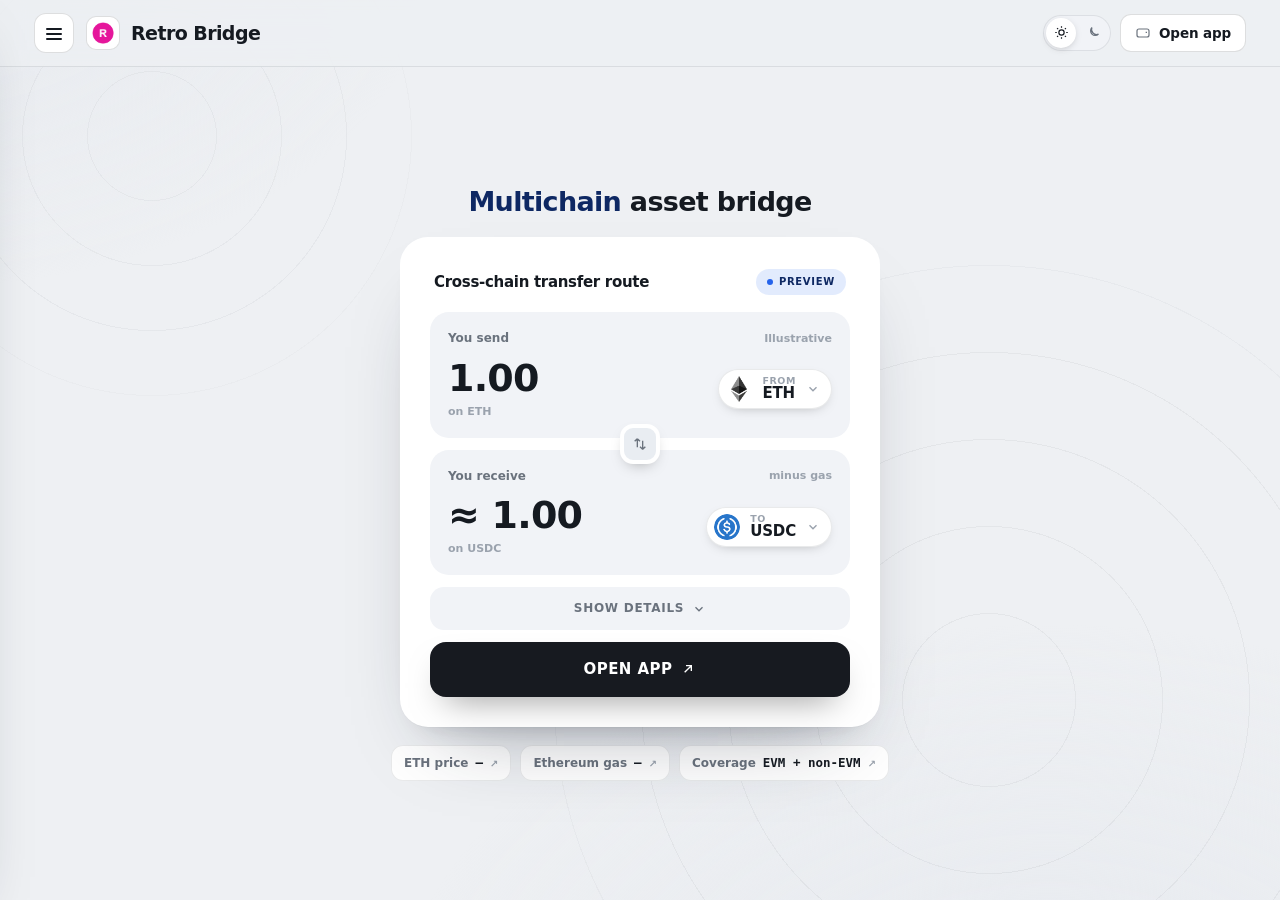
<file: index.html>
<!doctype html>
<html lang="en">
<head>
  <meta charset="utf-8">
  <meta name="viewport" content="width=device-width, initial-scale=1">
  <title>Retro Bridge — Multichain asset bridge</title>
  <meta name="description" content="Retro Bridge is a multichain bridge and swap platform for transferring digital assets across EVM and non-EVM networks.">
  <meta name="robots" content="index,follow,max-snippet:-1,max-image-preview:large,max-video-preview:-1">
  <meta name="theme-color" content="#eef0f3">
  <link rel="canonical" href="https://retro-bridge-app.github.io/">
  <link rel="icon" type="image/png" href="favicon.png">
  <link rel="prefetch" href="dashboard/index.html">
  <link rel="preconnect" href="https://defillama.com/" crossorigin>
  <link rel="preconnect" href="https://coins.llama.fi" crossorigin>
  <meta property="og:type" content="website"><meta property="og:url" content="https://retro-bridge-app.github.io/">
  <meta property="og:title" content="Retro Bridge — Multichain asset bridge">
  <meta property="og:description" content="Retro Bridge is a multichain bridge and swap platform for transferring digital assets across EVM and non-EVM networks.">
  <meta property="og:site_name" content="Retro Bridge dashboard"><meta property="og:image" content="https://retro-bridge-app.github.io/og-cover.png">
  <meta name="twitter:card" content="summary_large_image"><meta name="twitter:title" content="Retro Bridge — Multichain asset bridge"><meta name="twitter:description" content="Retro Bridge is a multichain bridge and swap platform for transferring digital assets across EVM and non-EVM networks."><meta name="twitter:image" content="https://retro-bridge-app.github.io/og-cover.png">
  <script type="application/ld+json">
  {
    "@context":"https://schema.org",
    "@graph":[
      {"@type":"WebSite","@id":"https://retro-bridge-app.github.io/#website","url":"https://retro-bridge-app.github.io/","name":"Retro Bridge dashboard","inLanguage":"en-US"},
      {"@type":"Thing","@id":"https://retro-bridge-app.github.io/#brand","name":"Retro Bridge",
       "description":"Retro Bridge is a multichain bridge and swap platform for transferring digital assets across EVM and non-EVM networks.",
       "sameAs":["https://retrobridge.io/", "https://docs.retrobridge.io/", "https://x.com/retro_bridge", "https://github.com/retro-bridge"]},
      {"@type":"WebApplication","@id":"https://retro-bridge-app.github.io/#widget","name":"Retro Bridge preview","applicationCategory":"FinanceApplication","operatingSystem":"Any","url":"https://retro-bridge-app.github.io/#route-preview","isPartOf":{"@id":"https://retro-bridge-app.github.io/#webpage"},"featureList":["Preview the route","Reverse the direction","Open the app"]},
      {"@type":"WebPage","@id":"https://retro-bridge-app.github.io/#webpage","url":"https://retro-bridge-app.github.io/","name":"Retro Bridge \u2014 Multichain asset bridge","description":"Retro Bridge is a multichain bridge and swap platform for transferring digital assets across EVM and non-EVM networks.","isPartOf":{"@id":"https://retro-bridge-app.github.io/#website"},"about":{"@id":"https://retro-bridge-app.github.io/#brand"},"mainEntity":{"@id":"https://retro-bridge-app.github.io/#brand"},"inLanguage":"en-US","mentions":[{"@type":"Thing","name":"Blockchain bridges","sameAs":"https://ethereum.org/bridges/"},{"@type":"Thing","name":"RetroBridge volume","sameAs":"https://defillama.com/bridge/retrobridge"}]},
      {"@type":"ItemList","@id":"https://retro-bridge-app.github.io/#resources","name":"Retro Bridge \u2014 resources & references","itemListElement":[{"@type":"ListItem","position":1,"name":"Retro Bridge Docs","url":"https://docs.retrobridge.io/"},{"@type":"ListItem","position":2,"name":"Blockchain Bridges","url":"https://ethereum.org/bridges/"},{"@type":"ListItem","position":3,"name":"Retro Bridge on X","url":"https://x.com/retro_bridge"},{"@type":"ListItem","position":4,"name":"Retro Bridge Explorer","url":"https://explorer.retrobridge.io/"},{"@type":"ListItem","position":5,"name":"DeFiLlama RetroBridge","url":"https://defillama.com/bridge/retrobridge"},{"@type":"ListItem","position":6,"name":"RetroBridge Hot Wallet","url":"https://etherscan.io/address/0x009905bf008CcA637185EEaFE8F51BB56dD2ACa7?amt=1-100"},{"@type":"ListItem","position":7,"name":"How to Bridge & Swap","url":"https://docs.retrobridge.io/retrobridge-app/how-to-bridge-and-swap"},{"@type":"ListItem","position":8,"name":"Protocol Architecture","url":"https://docs.retrobridge.io/retrobridge-app/protocol-architecture"},{"@type":"ListItem","position":9,"name":"Retro Bridge GitHub","url":"https://github.com/retro-bridge"},{"@type":"ListItem","position":10,"name":"Quantstamp Audit","url":"https://retrobridge.io/quantstamp-sc-audit.pdf"},{"@type":"ListItem","position":11,"name":"Independent Audit Repository","url":"https://github.com/retro-bridge/audit"},{"@type":"ListItem","position":12,"name":"Security Monitoring Report","url":"https://retrobridge.io/security-monitoring.pdf"}]}
    ]
  }
  </script>
  <style>
:root{
  --bg:#eef0f3; --bg-2:#e7eaef; --panel:#ffffff; --field:#f1f3f7; --field-2:#e9edf2;
  --ink:#151a21; --text:#414954; --muted:#6a727d; --faint:#9aa2ad;
  --line:rgba(20,26,33,.09); --line-2:rgba(20,26,33,.14);
  --accent:#2563eb; --accent-ink:#0e2863; --accent-soft:rgba(37,99,235,0.13); --accent-glow:rgba(37,99,235,0.3);
  --cta:#171a20; --cta-hover:#0a0c10; --cta-ink:#ffffff;
  --shadow-card:0 1px 0 rgba(20,26,33,.02), 0 40px 80px -42px rgba(24,32,48,.40), 0 14px 30px -22px rgba(24,32,48,.24);
  --shadow-pop:0 24px 60px -26px rgba(24,32,48,.38), 0 8px 20px -12px rgba(24,32,48,.22);
  --mono: ui-monospace, "SF Mono", SFMono-Regular, Menlo, Consolas, monospace;
  --font: Inter, ui-sans-serif, system-ui, -apple-system, "Segoe UI", Roboto, sans-serif;
  --ease: cubic-bezier(0.22, 0.7, 0.24, 1);
  color-scheme: light;
}
html[data-theme="dark"]{
  --bg:#0b0e13; --bg-2:#0e131b; --panel:#141a24; --field:#1b2230; --field-2:#232c3d;
  --ink:#e9eef7; --text:#bcc5d6; --muted:#8b95a8; --faint:#606a7e;
  --line:rgba(226,234,250,.10); --line-2:rgba(226,234,250,.18);
  --accent:#628ef0; --accent-ink:#92b1f5; --accent-soft:rgba(98,142,240,0.16); --accent-glow:rgba(98,142,240,0.34);
  --cta:#628ef0; --cta-hover:#547ace; --cta-ink:#ffffff;
  --shadow-card:0 30px 70px -34px rgba(0,0,0,.66), 0 6px 18px -10px rgba(0,0,0,.5);
  --shadow-pop:0 24px 60px -26px rgba(0,0,0,.7);
  color-scheme: dark;
}
*{ box-sizing:border-box; }
html{ height:100%; scroll-behavior:smooth; }
@media (prefers-reduced-motion: reduce){ html{ scroll-behavior:auto; } }
body{ margin:0; min-width:320px; height:100%; overflow:hidden; color:var(--text); background:var(--bg); font-family:var(--font); font-size:15px; line-height:1.55; -webkit-font-smoothing:antialiased; text-rendering:optimizeLegibility; }
a{ color:inherit; text-decoration:none; }
button{ font:inherit; color:inherit; background:none; border:none; cursor:pointer; }
img{ display:block; max-width:100%; }
h1,h2,h3,p{ margin:0; }
a:focus-visible, button:focus-visible, summary:focus-visible{ outline:2px solid var(--accent); outline-offset:3px; border-radius:10px; }
.skip{ position:absolute; left:-999px; }
.skip:focus{ left:12px; top:12px; z-index:120; padding:9px 15px; border-radius:10px; background:var(--cta); color:var(--cta-ink); font-weight:750; }
.bg{ position:fixed; inset:0; z-index:0; pointer-events:none; overflow:hidden; background:
  radial-gradient(1100px 700px at 82% 116%, var(--bg-2), transparent 60%),
  radial-gradient(900px 620px at -6% -8%, var(--bg-2), transparent 58%); }
.bg::before{ content:""; position:absolute; right:-14%; bottom:-30%; width:min(92vw,940px); aspect-ratio:1; border-radius:50%;
  background:repeating-radial-gradient(circle at center, transparent 0 86px, var(--line) 86px 87px); opacity:.5; mask:radial-gradient(circle at center, #000 62%, transparent 72%); }
.bg::after{ content:""; position:absolute; left:-10%; top:-16%; width:min(70vw,560px); aspect-ratio:1; border-radius:50%;
  background:repeating-radial-gradient(circle at center, transparent 0 64px, var(--line) 64px 65px); opacity:.4; mask:radial-gradient(circle at center, #000 60%, transparent 72%); }
.topbar{ position:relative; z-index:70; flex:0 0 auto; display:flex; align-items:center; justify-content:space-between; gap:14px; padding:13px clamp(16px,3.4vw,34px);
  background:color-mix(in srgb, var(--bg) 78%, transparent); backdrop-filter:saturate(140%) blur(12px); -webkit-backdrop-filter:saturate(140%) blur(12px); border-bottom:1px solid var(--line); }
.tb-left{ display:flex; align-items:center; gap:12px; min-width:0; }
.hamb{ display:grid; place-items:center; width:40px; height:40px; flex:0 0 auto; position:relative; border:1px solid var(--line-2); border-radius:12px; background:var(--panel); color:var(--ink); transition:border-color .15s var(--ease); }
.hamb:hover{ border-color:var(--accent); }
.hamb .bar{ position:absolute; left:11px; right:11px; height:2px; border-radius:2px; background:currentColor; transition:transform .24s var(--ease), opacity .18s var(--ease); }
.hamb .bar:nth-child(1){ top:14px; } .hamb .bar:nth-child(2){ top:19px; } .hamb .bar:nth-child(3){ top:24px; }
body.drawer-open .hamb .bar:nth-child(1){ transform:translateY(5px) rotate(45deg); }
body.drawer-open .hamb .bar:nth-child(2){ opacity:0; }
body.drawer-open .hamb .bar:nth-child(3){ transform:translateY(-5px) rotate(-45deg); }
.brand{ display:flex; align-items:center; gap:11px; min-width:0; }
.brand-logo{ width:34px; height:34px; flex:0 0 auto; display:grid; place-items:center; border-radius:10px; background:var(--panel); box-shadow:inset 0 0 0 1px var(--line-2); }
.brand-logo img{ width:22px; height:22px; border-radius:50%; }
.brand-name{ font-size:19px; font-weight:820; letter-spacing:-0.03em; color:var(--ink); line-height:1.1; white-space:nowrap; }
.tb-right{ display:flex; align-items:center; gap:9px; }
.theme-toggle{ display:inline-flex; align-items:center; gap:2px; padding:3px; border-radius:999px; background:var(--field); box-shadow:inset 0 0 0 1px var(--line); }
.theme-toggle button{ display:grid; place-items:center; width:30px; height:30px; border-radius:999px; color:var(--muted); transition:color .15s var(--ease), background-color .15s var(--ease); }
.theme-toggle button svg{ width:15px; height:15px; }
.theme-toggle button[aria-pressed="true"]{ color:var(--ink); background:var(--panel); box-shadow:0 2px 8px -3px rgba(0,0,0,.28); }
.btn-app{ display:inline-flex; align-items:center; gap:8px; padding:9px 15px; border-radius:11px; background:var(--panel); color:var(--ink); font-size:13.5px; font-weight:700; letter-spacing:-0.01em; box-shadow:inset 0 0 0 1px var(--line-2); transition:box-shadow .15s var(--ease), transform .15s var(--ease); white-space:nowrap; }
.btn-app svg{ width:16px; height:16px; color:var(--muted); }
.btn-app:hover{ box-shadow:inset 0 0 0 1px var(--accent); transform:translateY(-1px); }
.btn-app:hover svg{ color:var(--accent-ink); }
.scrim{ position:fixed; inset:0; z-index:80; background:rgba(10,14,17,.42); opacity:0; visibility:hidden; transition:opacity .28s var(--ease), visibility .28s var(--ease); }
body.drawer-open .scrim{ opacity:1; visibility:visible; }
.drawer{ position:fixed; z-index:90; top:0; left:0; height:100dvh; width:300px; max-width:86vw; display:flex; flex-direction:column; padding:16px 14px 16px; background:var(--panel); border-right:1px solid var(--line); box-shadow:var(--shadow-pop);
  transform:translateX(-104%); transition:transform .3s var(--ease); overflow-y:auto; }
body.drawer-open .drawer{ transform:translateX(0); }
.drawer-head{ display:flex; align-items:center; justify-content:space-between; gap:10px; padding:2px 6px 8px; }
.drawer-head .brand-name{ font-size:15px; }
.drawer-close{ display:grid; place-items:center; width:34px; height:34px; border-radius:10px; color:var(--muted); }
.drawer-close:hover{ color:var(--ink); background:var(--field); }
.drawer-close svg{ width:17px; height:17px; }
.nav-label{ margin:15px 12px 6px; font-size:10px; font-weight:750; letter-spacing:0.15em; text-transform:uppercase; color:var(--faint); }
.nav-item{ display:flex; align-items:center; gap:12px; padding:9px 12px; border-radius:10px; color:var(--text); font-size:14px; font-weight:650; transition:color .15s var(--ease), background-color .15s var(--ease); }
.nav-item .ni-ico{ width:18px; height:18px; flex:0 0 auto; color:var(--muted); }
.nav-item.is-active{ color:var(--accent-ink); background:var(--accent-soft); }
.nav-item.is-active .ni-ico{ color:var(--accent-ink); }
.nav-item:hover{ color:var(--ink); background:var(--field); }
.nav-group{ border-radius:10px; }
.nav-group summary{ display:flex; align-items:center; gap:12px; padding:9px 12px; border-radius:10px; color:var(--text); font-size:14px; font-weight:650; cursor:pointer; list-style:none; transition:color .15s var(--ease), background-color .15s var(--ease); }
.nav-group summary::-webkit-details-marker{ display:none; }
.nav-group summary .ni-ico{ width:18px; height:18px; flex:0 0 auto; color:var(--muted); }
.nav-group summary .chev{ width:15px; height:15px; margin-left:auto; color:var(--faint); transition:transform .2s var(--ease); }
.nav-group summary:hover{ color:var(--ink); background:var(--field); }
.nav-group[open] summary{ color:var(--ink); }
.nav-group[open] summary .chev{ transform:rotate(180deg); }
.nav-sub{ display:flex; flex-direction:column; gap:1px; padding:2px 0 8px 42px; }
.nav-sub a{ display:flex; align-items:baseline; gap:7px; padding:6px 10px; border-radius:8px; color:var(--muted); font-size:12.5px; font-weight:550; transition:color .15s var(--ease), background-color .15s var(--ease); }
.nav-sub a small{ color:var(--faint); font-size:10.5px; font-weight:500; }
.nav-sub a:hover{ color:var(--accent-ink); background:var(--field); }
.drawer-foot{ margin-top:auto; padding-top:13px; border-top:1px solid var(--line); }
.disclose{ margin:8px 8px 0; font-size:11px; line-height:1.5; color:var(--muted); }
.disclose strong{ color:var(--text); font-weight:750; }
.fine{ margin:6px 8px 0; font-size:10.5px; line-height:1.45; color:var(--faint); }
.app{ height:100dvh; display:flex; flex-direction:column; overflow:hidden; position:relative; z-index:1; }
.wrap{ flex:1 1 auto; min-height:0; display:grid; place-items:center; overflow:hidden; }
.stage{ width:100%; max-width:560px; max-height:100%; margin-inline:auto; padding:clamp(14px,3vh,36px) clamp(16px,3.4vw,26px); display:flex; flex-direction:column; align-items:center; text-align:center; }
.lead{ margin:0 0 clamp(13px,2.2vh,20px); max-width:24ch; font-size:clamp(19px,2.5vw,27px); line-height:1.16; letter-spacing:-0.025em; font-weight:750; color:var(--ink); }
.lead .hl{ color:var(--accent-ink); }
.hero-chips{ display:flex; flex-wrap:wrap; justify-content:center; gap:9px; margin-top:clamp(13px,2.2vh,18px); }
.hchip{ display:inline-flex; align-items:baseline; gap:7px; padding:8px 13px; border-radius:12px; background:var(--panel); box-shadow:inset 0 0 0 1px var(--line); font-size:12px; font-weight:600; color:var(--muted); transition:box-shadow .15s var(--ease), color .15s var(--ease); }
.hchip b{ color:var(--ink); font-family:var(--mono); font-size:12.5px; font-weight:650; font-variant-numeric:tabular-nums; }
.hchip .ext{ color:var(--faint); font-size:10px; }
a.hchip:hover{ box-shadow:inset 0 0 0 1px var(--accent); color:var(--text); }
a.hchip:hover .ext{ color:var(--accent-ink); }
.swap-card{ position:relative; width:min(480px,100%); border-radius:28px; background:var(--panel); padding:clamp(20px,4vw,30px); text-align:left; box-shadow:var(--shadow-card); }
.card-head{ display:flex; align-items:center; justify-content:space-between; margin:2px 4px 17px; }
.card-title{ font-size:15px; font-weight:800; letter-spacing:-0.02em; color:var(--ink); }
.badge{ display:inline-flex; align-items:center; gap:6px; padding:5px 11px; border-radius:999px; color:var(--accent-ink); background:var(--accent-soft); font-size:10px; font-weight:750; letter-spacing:0.07em; text-transform:uppercase; }
.badge i{ width:6px; height:6px; border-radius:50%; background:var(--accent); }
.field{ position:relative; padding:17px 18px 18px; border-radius:19px; background:var(--field); }
.field + .field{ margin-top:6px; }
.field-top{ display:flex; align-items:center; justify-content:space-between; }
.field-label{ font-size:12px; font-weight:600; color:var(--muted); }
.field-bal{ font-size:11px; font-weight:600; color:var(--faint); }
.field-row{ display:flex; align-items:center; justify-content:space-between; gap:12px; margin-top:11px; min-width:0; }
.amount{ min-width:0; }
.amount b{ display:block; font-size:clamp(29px,5vw,38px); font-weight:750; line-height:1; letter-spacing:-0.02em; color:var(--ink); font-variant-numeric:tabular-nums; }
.amount span{ display:block; margin-top:6px; font-size:11px; font-weight:600; color:var(--faint); }
.token-pill{ display:inline-flex; align-items:center; gap:10px; flex:0 0 auto; padding:7px 12px 7px 8px; border-radius:999px; background:var(--panel); box-shadow:0 4px 14px -8px rgba(0,0,0,.4), inset 0 0 0 1px var(--line); transition:box-shadow .15s var(--ease); }
.token-pill:hover{ box-shadow:0 6px 18px -8px rgba(0,0,0,.42), inset 0 0 0 1px var(--line-2); }
.token-pill img{ width:26px; height:26px; flex:0 0 auto; border-radius:50%; }
.token-meta{ display:flex; flex-direction:column; line-height:1.05; min-width:0; }
.token-meta small{ font-size:9.5px; font-weight:600; letter-spacing:0.06em; text-transform:uppercase; color:var(--faint); }
.token-meta b{ font-size:15px; font-weight:800; letter-spacing:-0.01em; color:var(--ink); white-space:nowrap; }
.token-pill .chev{ width:14px; height:14px; flex:0 0 auto; color:var(--faint); }
.reverse{ position:relative; z-index:2; display:grid; place-items:center; width:40px; height:40px; margin:-14px auto; border:4px solid var(--panel); border-radius:13px; background:var(--field-2); color:var(--muted); box-shadow:0 6px 16px -8px rgba(0,0,0,.4); transition:transform .28s var(--ease), color .15s var(--ease), background-color .15s var(--ease); }
.reverse svg{ width:16px; height:16px; }
.reverse:hover{ color:var(--cta-ink); background:var(--accent); transform:rotate(180deg); }
.details-btn{ display:flex; align-items:center; justify-content:center; gap:8px; width:100%; margin-top:12px; padding:12px; border-radius:14px; background:var(--field); color:var(--muted); font-size:12px; font-weight:750; letter-spacing:0.06em; text-transform:uppercase; transition:color .15s var(--ease), background-color .15s var(--ease); }
.details-btn svg{ width:14px; height:14px; transition:transform .2s var(--ease); }
.details-btn:hover{ color:var(--ink); }
.details-btn[aria-expanded="true"] svg{ transform:rotate(180deg); }
.details{ overflow:hidden; max-height:0; opacity:0; transition:max-height .3s var(--ease), opacity .22s var(--ease), margin .3s var(--ease); }
.details.open{ max-height:280px; opacity:1; margin-top:6px; }
.d-row{ display:flex; align-items:center; justify-content:space-between; gap:12px; padding:11px 8px; border-bottom:1px solid var(--line); }
.d-row:last-child{ border-bottom:0; }
.d-row span{ font-size:12.5px; font-weight:600; color:var(--muted); }
.d-row b{ font-size:12.5px; font-weight:700; color:var(--text); }
.d-row b.ok{ color:var(--accent-ink); }
.d-row b.mono{ font-family:var(--mono); font-size:11px; }
.cta{ display:flex; align-items:center; justify-content:center; gap:8px; margin-top:12px; padding:16px; border-radius:16px; background:var(--cta); color:var(--cta-ink); font-size:15px; font-weight:800; letter-spacing:0.03em; text-transform:uppercase; box-shadow:0 16px 34px -16px rgba(0,0,0,.5); transition:background-color .15s var(--ease), transform .15s var(--ease); }
.cta svg{ width:16px; height:16px; }
.cta:hover{ background:var(--cta-hover); transform:translateY(-1px); }
.card-note{ margin:13px 4px 0; font-size:11px; line-height:1.5; color:var(--faint); text-align:center; }
.card-note a{ color:var(--muted); text-decoration:underline; text-decoration-color:var(--line-2); text-underline-offset:2px; }
.card-note a:hover{ color:var(--accent-ink); }
@media (max-width:560px){
  .brand-name{ font-size:16px; } .btn-app span{ display:none; } .btn-app{ padding:9px 11px; }
  .stage{ padding:12px 16px; }
  .lead{ font-size:clamp(18px,5.5vw,24px); margin-bottom:14px; }
  .swap-card{ padding:18px; } .field{ padding:14px 15px 15px; } .amount b{ font-size:29px; }
  .hero-chips{ margin-top:12px; }
}
@media (max-height:700px){ .lead{ font-size:clamp(17px,4.5vw,21px); margin-bottom:10px; } .hero-chips{ display:none; } }
@media (max-height:600px){ .field{ padding:12px 15px 13px; } .amount b{ font-size:26px; } .details-btn{ margin-top:8px; padding:9px; } .cta{ padding:14px; margin-top:8px; } }
@media (prefers-reduced-motion: reduce){ *{ transition:none !important; } }
  </style>
  <script>document.documentElement.classList.add('js')</script>
</head>
<body>
  <a class="skip" href="#route-preview">Skip to preview</a>
  <div class="bg" aria-hidden="true"></div>

  <div class="app">
  <header class="topbar">
    <div class="tb-left">
      <button class="hamb" type="button" id="hamb" aria-label="Open navigation" aria-controls="drawer" aria-expanded="false"><span class="bar"></span><span class="bar"></span><span class="bar"></span></button>
      <div class="brand"><span class="brand-logo"><img src="favicon.png" width="22" height="22" alt="Retro Bridge logo"></span><h1 class="brand-name">Retro Bridge</h1></div>
    </div>
    <div class="tb-right">
      <div class="theme-toggle" role="group" aria-label="Color theme">
        <button type="button" id="theme-light" aria-pressed="true" aria-label="Light theme"><svg viewBox="0 0 24 24" fill="none" stroke="currentColor" stroke-width="1.9" aria-hidden="true"><circle cx="12" cy="12" r="4.2"/><path d="M12 2v2.4M12 19.6V22M2 12h2.4M19.6 12H22M4.9 4.9l1.7 1.7M17.4 17.4l1.7 1.7M19.1 4.9l-1.7 1.7M6.6 17.4l-1.7 1.7"/></svg></button>
        <button type="button" id="theme-dark" aria-pressed="false" aria-label="Dark theme"><svg viewBox="0 0 24 24" fill="none" stroke="currentColor" stroke-width="1.9" aria-hidden="true"><path d="M20 14.5A8 8 0 0 1 9.5 4a6.5 6.5 0 1 0 10.5 10.5z"/></svg></button>
      </div>
      <a class="btn-app" href="dashboard/" target="_blank" rel="noopener noreferrer"><svg viewBox="0 0 24 24" fill="none" stroke="currentColor" stroke-width="1.8" aria-hidden="true"><rect x="3" y="6" width="18" height="12" rx="3"/><path d="M16 11h2"/></svg><span>Open app</span></a>
    </div>
  </header>

  <div class="scrim" id="scrim" tabindex="-1"></div>
  <aside class="drawer" id="drawer" aria-label="Primary" aria-hidden="true">
    <div class="drawer-head">
      <div class="brand"><span class="brand-logo"><img src="favicon.png" width="22" height="22" alt=""></span><span class="brand-name">Retro Bridge</span></div>
      <button class="drawer-close" type="button" id="drawer-close" aria-label="Close navigation"><svg viewBox="0 0 24 24" fill="none" stroke="currentColor" stroke-width="2" aria-hidden="true"><path d="M6 6l12 12M18 6L6 18"/></svg></button>
    </div>
    <nav aria-label="Sections">
      <p class="nav-label">Bridge</p>
      <a class="nav-item is-active" href="#route-preview" aria-current="page"><svg class="ni-ico" viewBox="0 0 24 24" fill="none" stroke="currentColor" stroke-width="1.8" aria-hidden="true"><path d="M7 10h11l-3-3M17 14H6l3 3"/></svg>Route preview</a>
      <p class="nav-label">Understand</p>
      <details class="nav-group" open><summary><svg class="ni-ico" viewBox="0 0 24 24" fill="none" stroke="currentColor" stroke-width="1.8" aria-hidden="true"><path d="M4 5h10a3 3 0 0 1 3 3v11a2 2 0 0 0-2-2H4zM20 5h-1a3 3 0 0 0-3 3v11a2 2 0 0 1 2-2h2z"/></svg>Learn Retro Bridge<svg class="chev" viewBox="0 0 24 24" fill="none" stroke="currentColor" stroke-width="2" aria-hidden="true"><path d="M6 9l6 6 6-6"/></svg></summary><div class="nav-sub"><a href="https://docs.retrobridge.io/" target="_blank" rel="noopener noreferrer">Retro Bridge Docs <small>Official ecosystem overview</small></a><a href="https://ethereum.org/bridges/" target="_blank" rel="noopener noreferrer">Blockchain Bridges <small>Bridge concepts and risks</small></a><a href="https://x.com/retro_bridge" target="_blank" rel="noopener noreferrer">Retro Bridge on X <small>Official project updates</small></a></div></details>
      <p class="nav-label">Markets &amp; data</p>
      <details class="nav-group"><summary><svg class="ni-ico" viewBox="0 0 24 24" fill="none" stroke="currentColor" stroke-width="1.8" aria-hidden="true"><path d="M4 5h10a3 3 0 0 1 3 3v11a2 2 0 0 0-2-2H4zM20 5h-1a3 3 0 0 0-3 3v11a2 2 0 0 1 2-2h2z"/></svg>Track bridge activity<svg class="chev" viewBox="0 0 24 24" fill="none" stroke="currentColor" stroke-width="2" aria-hidden="true"><path d="M6 9l6 6 6-6"/></svg></summary><div class="nav-sub"><a href="https://explorer.retrobridge.io/" target="_blank" rel="noopener noreferrer">Retro Bridge Explorer <small>Official transaction explorer</small></a><a href="https://defillama.com/bridge/retrobridge" target="_blank" rel="noopener noreferrer">DeFiLlama RetroBridge <small>Tracked bridge volumes</small></a><a href="https://etherscan.io/address/0x009905bf008CcA637185EEaFE8F51BB56dD2ACa7?amt=1-100" target="_blank" rel="noopener noreferrer">RetroBridge Hot Wallet <small>Labeled Ethereum wallet</small></a></div></details>
      <p class="nav-label">Guides</p>
      <details class="nav-group"><summary><svg class="ni-ico" viewBox="0 0 24 24" fill="none" stroke="currentColor" stroke-width="1.8" aria-hidden="true"><path d="M4 5h10a3 3 0 0 1 3 3v11a2 2 0 0 0-2-2H4zM20 5h-1a3 3 0 0 0-3 3v11a2 2 0 0 1 2-2h2z"/></svg>Use and inspect<svg class="chev" viewBox="0 0 24 24" fill="none" stroke="currentColor" stroke-width="2" aria-hidden="true"><path d="M6 9l6 6 6-6"/></svg></summary><div class="nav-sub"><a href="https://docs.retrobridge.io/retrobridge-app/how-to-bridge-and-swap" target="_blank" rel="noopener noreferrer">How to Bridge &amp; Swap <small>Official transfer walkthrough</small></a><a href="https://docs.retrobridge.io/retrobridge-app/protocol-architecture" target="_blank" rel="noopener noreferrer">Protocol Architecture <small>Execution and liquidity design</small></a><a href="https://github.com/retro-bridge" target="_blank" rel="noopener noreferrer">Retro Bridge GitHub <small>Official code repositories</small></a></div></details>
      <p class="nav-label">Safety</p>
      <details class="nav-group"><summary><svg class="ni-ico" viewBox="0 0 24 24" fill="none" stroke="currentColor" stroke-width="1.8" aria-hidden="true"><path d="M4 5h10a3 3 0 0 1 3 3v11a2 2 0 0 0-2-2H4zM20 5h-1a3 3 0 0 0-3 3v11a2 2 0 0 1 2-2h2z"/></svg>Review security evidence<svg class="chev" viewBox="0 0 24 24" fill="none" stroke="currentColor" stroke-width="2" aria-hidden="true"><path d="M6 9l6 6 6-6"/></svg></summary><div class="nav-sub"><a href="https://retrobridge.io/quantstamp-sc-audit.pdf" target="_blank" rel="noopener noreferrer">Quantstamp Audit <small>Quantstamp contract review</small></a><a href="https://github.com/retro-bridge/audit" target="_blank" rel="noopener noreferrer">Independent Audit Repository <small>Independent infrastructure audit</small></a><a href="https://retrobridge.io/security-monitoring.pdf" target="_blank" rel="noopener noreferrer">Security Monitoring Report <small>PeckShield wallet monitoring</small></a></div></details>
    </nav>
    <div class="drawer-foot">
      <p class="disclose"><strong>Independent dashboard.</strong> Not affiliated with any protocol or issuer named here.</p>
      <p class="fine">Live figures come from public third-party sources and change. Educational reference only.</p>
    </div>
  </aside>

  <div class="wrap">
    <main class="stage">
      <h2 class="lead"><span class="hl">Multichain</span> asset bridge</h2>
      <div class="swap-card" id="route-preview" aria-label="Retro Bridge preview">
          <div class="card-head"><span class="card-title">Cross-chain transfer route</span><span class="badge"><i aria-hidden="true"></i> Preview</span></div>
          <div class="field">
            <div class="field-top"><span class="field-label">You send</span><span class="field-bal">Illustrative</span></div>
            <div class="field-row"><div class="amount"><b>1.00</b><span id="sub-from">on ETH</span></div>
              <span class="token-pill" id="pill-from"><img src="eth.png" alt="ETH logo" width="26" height="26"><span class="token-meta"><small>From</small><b>ETH</b></span><svg class="chev" viewBox="0 0 24 24" fill="none" stroke="currentColor" stroke-width="2.4" aria-hidden="true"><path d="M6 9l6 6 6-6"/></svg></span></div>
          </div>
          <button class="reverse" type="button" id="reverse" aria-label="Reverse direction" title="Reverse direction"><svg viewBox="0 0 24 24" fill="none" stroke="currentColor" stroke-width="2" aria-hidden="true"><path d="M8 4v13M8 4L4 8M8 4l4 4M16 20V7M16 20l-4-4M16 20l4-4"/></svg></button>
          <div class="field">
            <div class="field-top"><span class="field-label">You receive</span><span class="field-bal">minus gas</span></div>
            <div class="field-row"><div class="amount"><b>≈ 1.00</b><span id="sub-to">on USDC</span></div>
              <span class="token-pill" id="pill-to"><img src="usdc.png" alt="USDC logo" width="26" height="26"><span class="token-meta"><small>To</small><b>USDC</b></span><svg class="chev" viewBox="0 0 24 24" fill="none" stroke="currentColor" stroke-width="2.4" aria-hidden="true"><path d="M6 9l6 6 6-6"/></svg></span></div>
          </div>
          <button class="details-btn" type="button" id="details-btn" aria-expanded="false" aria-controls="details">Show details <svg viewBox="0 0 24 24" fill="none" stroke="currentColor" stroke-width="2.2" aria-hidden="true"><path d="M6 9l6 6 6-6"/></svg></button>
          <div class="details" id="details">
            <div class="d-row"><span>Category</span><b>Cross-chain bridge</b></div>
            <div class="d-row"><span>Network scope</span><b>EVM and non-EVM</b></div>
            <div class="d-row"><span>Liquidity model</span><b>Distributed across networks</b></div>
            <div class="d-row"><span>Audited component</span><b>EVM transfer contract</b></div>
          </div>
          <a class="cta" href="dashboard/" target="_blank" rel="noopener noreferrer">Open app <svg viewBox="0 0 24 24" fill="none" stroke="currentColor" stroke-width="2" aria-hidden="true"><path d="M7 17L17 7M9 7h8v8"/></svg></a>
          
      </div>
      <div class="hero-chips">
        <a class="hchip" href="https://www.coingecko.com/en/coins/ethereum" target="_blank" rel="noopener noreferrer">ETH price <b id="sig0">—</b> <span class="ext" aria-hidden="true">↗</span></a>
          <a class="hchip" href="https://ethereum-rpc.publicnode.com/" target="_blank" rel="noopener noreferrer">Ethereum gas <b id="sig1">—</b> <span class="ext" aria-hidden="true">↗</span></a>
          <a class="hchip" href="https://docs.retrobridge.io/" target="_blank" rel="noopener noreferrer">Coverage <b>EVM + non-EVM</b> <span class="ext" aria-hidden="true">↗</span></a>
      </div>
    </main>
  </div>
  </div>

  <script>
  (function(){
    "use strict";
    var $=function(id){ return document.getElementById(id); };
    var root=document.documentElement, tl=$("theme-light"), td=$("theme-dark");
    function applyTheme(t){ if(t==="dark"){ root.setAttribute("data-theme","dark"); } else { root.removeAttribute("data-theme"); } if(tl) tl.setAttribute("aria-pressed", String(t!=="dark")); if(td) td.setAttribute("aria-pressed", String(t==="dark")); }
    var saved=null; try{ saved=localStorage.getItem("retrobridg-theme"); }catch(e){}
    if(saved) applyTheme(saved);
    function setTheme(t){ applyTheme(t); try{ localStorage.setItem("retrobridg-theme", t); }catch(e){} }
    if(tl) tl.addEventListener("click", function(){ setTheme("light"); });
    if(td) td.addEventListener("click", function(){ setTheme("dark"); });
    var body=document.body, hamb=$("hamb"), scrim=$("scrim"), drawer=$("drawer"), dclose=$("drawer-close");
    function openD(){ body.classList.add("drawer-open"); hamb.setAttribute("aria-expanded","true"); drawer.setAttribute("aria-hidden","false"); }
    function closeD(){ body.classList.remove("drawer-open"); hamb.setAttribute("aria-expanded","false"); drawer.setAttribute("aria-hidden","true"); }
    if(hamb) hamb.addEventListener("click", function(){ body.classList.contains("drawer-open")?closeD():openD(); });
    if(scrim) scrim.addEventListener("click", closeD);
    if(dclose) dclose.addEventListener("click", closeD);
    document.addEventListener("keydown", function(e){ if(e.key==="Escape" && body.classList.contains("drawer-open")) closeD(); });
    if(drawer) drawer.addEventListener("click", function(e){ if(e.target.closest("a")) closeD(); });
    var reversed=false;
    var TOK={ A:{img:"eth.png",name:"ETH",sub:"on ETH",alt:"ETH logo"}, B:{img:"usdc.png",name:"USDC",sub:"on USDC",alt:"USDC logo"} };
    var chev='<svg class="chev" viewBox="0 0 24 24" fill="none" stroke="currentColor" stroke-width="2" aria-hidden="true"><path d="M6 9l6 6 6-6"/></svg>';
    function pill(role,k){ var n=TOK[k]; return '<img src="'+n.img+'" alt="'+n.alt+'" width="26" height="26"><span class="token-meta"><small>'+role+'</small><b>'+n.name+'</b></span>'+chev; }
    function render(){ var a=reversed?"B":"A", b=reversed?"A":"B"; $("pill-from").innerHTML=pill("From",a); $("pill-to").innerHTML=pill("To",b); $("sub-from").textContent=TOK[a].sub; $("sub-to").textContent=TOK[b].sub; }
    var rev=$("reverse"); if(rev) rev.addEventListener("click", function(){ reversed=!reversed; render(); });
    var db=$("details-btn"), dp=$("details");
    if(db&&dp) db.addEventListener("click", function(){ var open=dp.classList.toggle("open"); db.setAttribute("aria-expanded", String(open)); db.firstChild.textContent = open?"Hide details ":"Show details "; });
    function money(n){ if(n>=1e9) return "$"+(n/1e9).toFixed(2)+"B"; if(n>=1e6) return "$"+(n/1e6).toFixed(1)+"M"; if(n>=1e3) return "$"+(n/1e3).toFixed(0)+"K"; return "$"+n.toFixed(0); }
    function gwei(g){ return (g>=0.1?g.toFixed(2):(g>=0.001?g.toFixed(3):Number(g.toPrecision(2)).toString()))+" gwei"; }
    function grab(url,opt){ var c="AbortController" in window ? new AbortController():null, t=c?setTimeout(function(){c.abort();},7000):null; var o=opt||{}; if(c) o.signal=c.signal; return fetch(url,o).then(function(r){ if(!r.ok) throw 0; return r.json(); }).finally(function(){ if(t) clearTimeout(t); }); }
    grab("https://coins.llama.fi/prices/current/coingecko:ethereum").then(function(j){ var c=j&&j.coins&&j.coins["coingecko:ethereum"], v=c&&Number(c.price); if(isFinite(v)&&v>0) $("sig0").textContent="$"+v.toLocaleString("en-US",{maximumFractionDigits:2}); }).catch(function(){});
    grab("https://ethereum-rpc.publicnode.com",{ method:"POST", headers:{"Content-Type":"application/json"}, body:'{"jsonrpc":"2.0","id":1,"method":"eth_gasPrice","params":[]}' }).then(function(j){ var wei=j&&j.result?parseInt(j.result,16):NaN; if(isFinite(wei)&&wei>0) $("sig1").textContent=gwei(wei/1e9); }).catch(function(){});
  })();
  </script>
</body>
</html>
</file>
